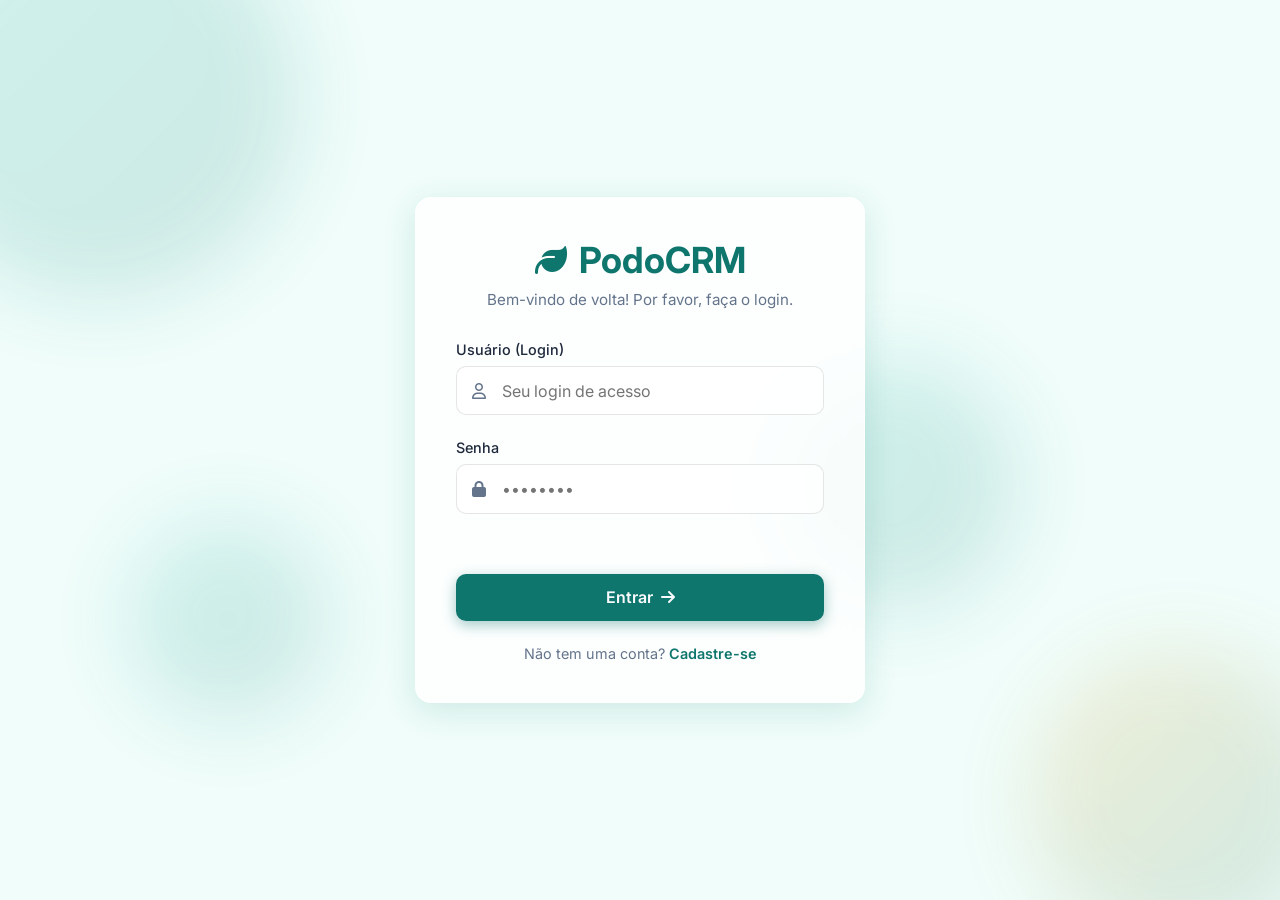
<file: public/index.html>
<!DOCTYPE html>
<html lang="pt-BR">

<head>
    <meta charset="UTF-8">
    <meta name="viewport" content="width=device-width, initial-scale=1.0">
    <title>Podology CRM - Login</title>
    <link rel="stylesheet" href="css/style.css">
    <link href="https://fonts.googleapis.com/css2?family=Inter:wght@300;400;500;600;700&display=swap" rel="stylesheet">
    <link rel="stylesheet" href="https://cdnjs.cloudflare.com/ajax/libs/font-awesome/6.4.0/css/all.min.css">
</head>

<body>
    <div class="background-bubbles">
        <div class="bubble"></div>
        <div class="bubble"></div>
        <div class="bubble"></div>
        <div class="bubble"></div>
    </div>

    <div class="container auth-container">
        <!-- Login Form -->
        <div class="glass-card auth-card" id="login-card">
            <div class="card-header">
                <div class="logo">
                    <i class="fa-solid fa-leaf"></i>
                    <h2>PodoCRM</h2>
                </div>
                <p>Bem-vindo de volta! Por favor, faça o login.</p>
            </div>

            <form id="login-form">
                <div class="input-group">
                    <label for="login-username">Usuário (Login)</label>
                    <div class="input-wrapper">
                        <i class="fa-regular fa-user"></i>
                        <input type="text" id="login-username" placeholder="Seu login de acesso" required>
                    </div>
                </div>

                <div class="input-group">
                    <label for="login-password">Senha</label>
                    <div class="input-wrapper">
                        <i class="fa-solid fa-lock"></i>
                        <input type="password" id="login-password" placeholder="••••••••" required>
                    </div>
                </div>

                <div class="auth-error" id="login-error"></div>

                <button type="submit" class="btn btn-primary btn-block">
                    Entrar <i class="fa-solid fa-arrow-right"></i>
                </button>
            </form>

            <div class="card-footer">
                <p>Não tem uma conta? <a href="#" id="show-register">Cadastre-se</a></p>
            </div>
        </div>

        <!-- Registration Form (Hidden by default) -->
        <div class="glass-card auth-card hidden" id="register-card">
            <div class="card-header">
                <div class="logo">
                    <i class="fa-solid fa-leaf"></i>
                    <h2>PodoCRM</h2>
                </div>
                <p>Crie sua conta para começar a gerenciar.</p>
            </div>

            <form id="register-form">
                <div class="input-group">
                    <label for="register-name">Nome Completo</label>
                    <div class="input-wrapper">
                        <i class="fa-regular fa-user"></i>
                        <input type="text" id="register-name" placeholder="Dr. João Silva" required>
                    </div>
                </div>

                <div class="input-group">
                    <label for="register-username">Usuário (Login)</label>
                    <div class="input-wrapper">
                        <i class="fa-regular fa-user"></i>
                        <input type="text" id="register-username" placeholder="Seu login de acesso" required>
                    </div>
                </div>

                <div class="input-group">
                    <label for="register-password">Senha</label>
                    <div class="input-wrapper">
                        <i class="fa-solid fa-lock"></i>
                        <input type="password" id="register-password" placeholder="••••••••" required>
                    </div>
                </div>

                <div class="auth-error" id="register-error"></div>

                <button type="submit" class="btn btn-primary btn-block">
                    Criar Conta <i class="fa-solid fa-user-plus"></i>
                </button>
            </form>

            <div class="card-footer">
                <p>Já tem uma conta? <a href="#" id="show-login">Faça Login</a></p>
            </div>
        </div>
    </div>

    <script src="js/app.js?v=3"></script>
</body>

</html>
</file>
<file: public/css/style.css>
:root {
    --primary-color: #0f766e; /* Soft Teal */
    --primary-light: #14b8a6;
    --primary-dark: #0f172a;
    --accent-color: #f59e0b;
    
    --bg-color: #f0fdfa; /* Very light teal background */
    --surface-color: rgba(255, 255, 255, 0.85);
    
    --text-primary: #1e293b;
    --text-secondary: #64748b;
    --text-light: #f8fafc;
    
    --danger: #ef4444;
    --success: #10b981;
    
    --glass-border: rgba(255, 255, 255, 0.4);
    --glass-shadow: 0 8px 32px 0 rgba(15, 118, 110, 0.15);
    
    --transition: all 0.3s cubic-bezier(0.4, 0, 0.2, 1);
    --radius-lg: 16px;
    --radius-md: 10px;
}

* {
    margin: 0;
    padding: 0;
    box-sizing: border-box;
    font-family: 'Inter', sans-serif;
}

body {
    background-color: var(--bg-color);
    color: var(--text-primary);
    min-height: 100vh;
    display: flex;
    flex-direction: column;
    overflow-x: hidden;
    position: relative;
}

/* Background Bubbles (Aesthetic) */
.background-bubbles {
    position: fixed;
    top: 0;
    left: 0;
    width: 100vw;
    height: 100vh;
    z-index: -1;
    overflow: hidden;
    pointer-events: none;
}

.bubble {
    position: absolute;
    border-radius: 50%;
    background: linear-gradient(135deg, var(--primary-light), var(--primary-color));
    opacity: 0.15;
    filter: blur(40px);
    animation: float 10s infinite alternate;
}

.bubble:nth-child(1) { width: 400px; height: 400px; top: -100px; left: -100px; animation-delay: 0s; }
.bubble:nth-child(2) { width: 300px; height: 300px; bottom: -50px; right: -50px; animation-delay: -2s; background: linear-gradient(135deg, var(--accent-color), var(--primary-color));}
.bubble:nth-child(3) { width: 250px; height: 250px; top: 40%; left: 60%; animation-delay: -4s; }
.bubble:nth-child(4) { width: 200px; height: 200px; bottom: 20%; left: 10%; animation-delay: -6s; }

@keyframes float {
    0% { transform: translateY(0) scale(1); }
    100% { transform: translateY(-30px) scale(1.05); }
}

.container {
    width: 100%;
    max-width: 1200px;
    margin: 0 auto;
    padding: 2rem;
}

/* Glassmorphism Card */
.glass-card {
    background: var(--surface-color);
    backdrop-filter: blur(12px);
    -webkit-backdrop-filter: blur(12px);
    border: 1px solid var(--glass-border);
    border-radius: var(--radius-lg);
    box-shadow: var(--glass-shadow);
    padding: 2.5rem;
    transition: var(--transition);
}

/* Auth Specific Styles */
.auth-container {
    display: flex;
    justify-content: center;
    align-items: center;
    min-height: 100vh;
}

.auth-card {
    width: 100%;
    max-width: 450px;
    position: relative;
}

.auth-card.hidden {
    display: none;
}

.card-header {
    text-align: center;
    margin-bottom: 2rem;
}

.logo {
    display: flex;
    align-items: center;
    justify-content: center;
    gap: 0.75rem;
    color: var(--primary-color);
    font-size: 1.5rem;
    margin-bottom: 0.5rem;
}

.logo i {
    font-size: 2rem;
}

.card-header p {
    color: var(--text-secondary);
    font-size: 0.95rem;
}

/* Forms */
.input-group {
    margin-bottom: 1.5rem;
}

.input-group label {
    display: block;
    margin-bottom: 0.5rem;
    font-weight: 500;
    font-size: 0.9rem;
    color: var(--text-primary);
}

.input-wrapper {
    position: relative;
    display: flex;
    align-items: center;
}

.input-wrapper i {
    position: absolute;
    left: 1rem;
    color: var(--text-secondary);
    transition: var(--transition);
}

.input-wrapper input {
    width: 100%;
    padding: 0.85rem 1rem 0.85rem 2.8rem;
    border: 1px solid rgba(0,0,0,0.1);
    border-radius: var(--radius-md);
    background: rgba(255,255,255,0.7);
    font-size: 1rem;
    color: var(--text-primary);
    transition: var(--transition);
    outline: none;
}

.input-wrapper input:focus {
    border-color: var(--primary-color);
    background: #fff;
    box-shadow: 0 0 0 4px rgba(15, 118, 110, 0.1);
}

.input-wrapper input:focus + i,
.input-wrapper input:focus ~ i {
    color: var(--primary-color);
}

.auth-error {
    color: var(--danger);
    font-size: 0.85rem;
    margin-bottom: 1rem;
    text-align: center;
    min-height: 20px;
}

/* Buttons */
.btn {
    display: inline-flex;
    align-items: center;
    justify-content: center;
    gap: 0.5rem;
    padding: 0.85rem 1.5rem;
    border: none;
    border-radius: var(--radius-md);
    font-size: 1rem;
    font-weight: 600;
    cursor: pointer;
    transition: var(--transition);
    text-decoration: none;
}

.btn-primary {
    background: var(--primary-color);
    color: var(--text-light);
    box-shadow: 0 4px 14px 0 rgba(15, 118, 110, 0.39);
}

.btn-primary:hover {
    background: var(--primary-dark);
    transform: translateY(-2px);
    box-shadow: 0 6px 20px rgba(15, 118, 110, 0.23);
}

.btn-secondary {
    background: transparent;
    color: var(--primary-color);
    border: 1px solid var(--primary-color);
}

.btn-secondary:hover {
    background: rgba(15, 118, 110, 0.05);
}

.btn-danger {
    background: rgba(239, 68, 68, 0.1);
    color: var(--danger);
}

.btn-danger:hover {
    background: var(--danger);
    color: white;
}

.btn-block {
    width: 100%;
}

.card-footer {
    margin-top: 1.5rem;
    text-align: center;
    font-size: 0.9rem;
    color: var(--text-secondary);
}

.card-footer a {
    color: var(--primary-color);
    font-weight: 600;
    text-decoration: none;
    transition: var(--transition);
}

.card-footer a:hover {
    color: var(--primary-dark);
    text-decoration: underline;
}

/* Dashboard Layout */
.app-header {
    display: flex;
    justify-content: space-between;
    align-items: center;
    padding: 1rem 2rem;
    background: var(--surface-color);
    backdrop-filter: blur(10px);
    border-bottom: 1px solid var(--glass-border);
    position: sticky;
    top: 0;
    z-index: 10;
}

.user-profile {
    display: flex;
    align-items: center;
    gap: 1rem;
}

.avatar {
    width: 40px;
    height: 40px;
    border-radius: 50%;
    background: var(--primary-light);
    color: white;
    display: flex;
    align-items: center;
    justify-content: center;
    font-weight: bold;
    font-size: 1.2rem;
}

.dashboard-grid {
    display: grid;
    grid-template-columns: 350px 1fr;
    gap: 2rem;
    margin-top: 2rem;
}

@media (max-width: 900px) {
    .dashboard-grid {
        grid-template-columns: 1fr;
    }
}

.section-title {
    font-size: 1.25rem;
    margin-bottom: 1.5rem;
    color: var(--text-primary);
    display: flex;
    align-items: center;
    gap: 0.5rem;
}

/* Client Form */
textarea {
    resize: vertical;
    min-height: 100px;
}

/* Client List / Cards */
.clients-container {
    display: grid;
    grid-template-columns: repeat(auto-fill, minmax(280px, 1fr));
    gap: 1.5rem;
}

.client-card {
    background: rgba(255, 255, 255, 0.6);
    border: 1px solid rgba(255,255,255,0.8);
    border-radius: var(--radius-md);
    padding: 1.5rem;
    transition: var(--transition);
    position: relative;
    overflow: hidden;
}

.client-card:hover {
    transform: translateY(-5px);
    box-shadow: 0 10px 25px rgba(0,0,0,0.05);
    background: rgba(255, 255, 255, 0.9);
}

.client-card::before {
    content: '';
    position: absolute;
    top: 0;
    left: 0;
    width: 4px;
    height: 100%;
    background: var(--primary-color);
}

.client-header {
    display: flex;
    justify-content: space-between;
    align-items: flex-start;
    margin-bottom: 1rem;
}

.client-name {
    font-size: 1.1rem;
    font-weight: 600;
    color: var(--text-primary);
}

.client-age {
    font-size: 0.85rem;
    color: var(--text-secondary);
    background: rgba(15, 118, 110, 0.1);
    padding: 0.2rem 0.5rem;
    border-radius: 20px;
}

.client-reason {
    font-size: 0.95rem;
    color: var(--text-secondary);
    line-height: 1.5;
    margin-bottom: 1rem;
}

.client-date {
    font-size: 0.8rem;
    color: var(--text-secondary);
    text-align: right;
    border-top: 1px solid rgba(0,0,0,0.05);
    padding-top: 0.8rem;
}

/* Navigation Tabs */
.nav-tabs-container {
    background: var(--surface-color);
    backdrop-filter: blur(10px);
    border-bottom: 1px solid var(--glass-border);
    margin-bottom: 1rem;
}

.nav-tabs {
    display: flex;
    gap: 1rem;
}

.tab-btn {
    padding: 1rem 1.5rem;
    background: transparent;
    border: none;
    border-bottom: 3px solid transparent;
    color: var(--text-secondary);
    font-weight: 600;
    font-size: 0.95rem;
    cursor: pointer;
    transition: var(--transition);
    display: flex;
    align-items: center;
    gap: 0.5rem;
}

.tab-btn:hover {
    color: var(--primary-color);
}

.tab-btn.active {
    color: var(--primary-color);
    border-bottom-color: var(--primary-color);
}

.tab-pane {
    display: none;
    animation: fadeIn 0.3s ease;
}

.tab-pane.active {
    display: block;
}

@keyframes fadeIn {
    from { opacity: 0; transform: translateY(10px); }
    to { opacity: 1; transform: translateY(0); }
}

/* Calendar Grid */
.calendar-grid {
    display: grid;
    grid-template-columns: repeat(7, 1fr);
    gap: 1px;
    background: rgba(0,0,0,0.05);
    border: 1px solid rgba(0,0,0,0.05);
    border-radius: var(--radius-md);
    overflow: hidden;
}

.calendar-day-header {
    background: #f8fafc;
    padding: 0.75rem;
    text-align: center;
    font-size: 0.8rem;
    font-weight: 700;
    color: var(--text-secondary);
    text-transform: uppercase;
}

.calendar-day {
    background: white;
    min-height: 80px;
    padding: 0.5rem;
    font-size: 0.9rem;
    position: relative;
    cursor: pointer;
    transition: var(--transition);
}

.calendar-day:hover {
    background: #f0fdfa;
}

.calendar-day.today {
    background: #e0f2fe;
}

.calendar-day.has-consultations::after {
    content: '';
    position: absolute;
    bottom: 8px;
    right: 8px;
    width: 8px;
    height: 8px;
    background: var(--accent-color);
    border-radius: 50%;
}

.calendar-day.selected {
    box-shadow: inset 0 0 0 2px var(--primary-color);
}

.calendar-day.other-month {
    color: #cbd5e1;
    background: #f8fafc;
}

/* Data Table */
.table-responsive {
    overflow-x: auto;
    margin-top: 1rem;
}

.data-table {
    width: 100%;
    border-collapse: collapse;
    font-size: 0.9rem;
}

.data-table th {
    text-align: left;
    padding: 1rem;
    background: rgba(15, 118, 110, 0.05);
    color: var(--primary-color);
    font-weight: 600;
    border-bottom: 2px solid rgba(15, 118, 110, 0.1);
}

.data-table td {
    padding: 1rem;
    border-bottom: 1px solid rgba(0,0,0,0.05);
}

.data-table tr:hover td {
    background: rgba(0,0,0,0.02);
}
</file>
